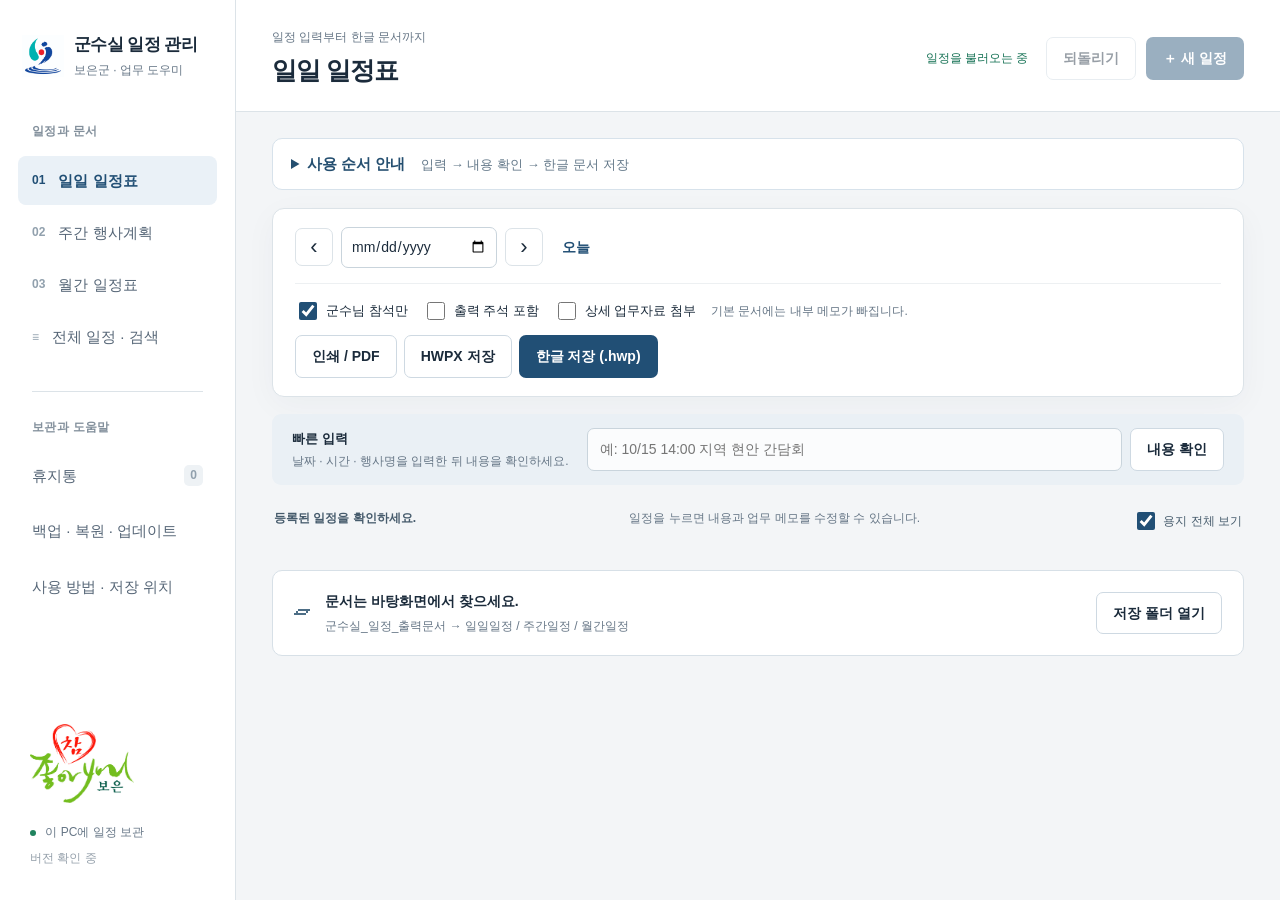
<file: index.html>
<!doctype html>
<html lang="ko">
<head>
  <meta charset="utf-8">
  <meta name="viewport" content="width=device-width, initial-scale=1">
  <meta http-equiv="Content-Security-Policy" content="default-src 'self'; script-src 'self' 'unsafe-eval'; style-src 'self' 'unsafe-inline'; img-src 'self' data:; connect-src 'self'; object-src 'none'; base-uri 'none'; form-action 'none'; frame-src 'none'">
  <title>군수실 일정 관리</title>
  <link rel="icon" href="assets/branding/boeun-symbol.jpg" type="image/jpeg">
  <link rel="stylesheet" href="style.css"><link rel="stylesheet" href="document.css">
</head>
<body>
  <div class="app-shell">
    <aside class="sidebar no-print">
      <div class="brand"><img class="brand-mark" src="assets/branding/boeun-symbol.jpg" width="42" height="42" alt="보은군 심벌마크"><div><strong>군수실 일정 관리</strong><span id="orgLabel">보은군 · 업무 도우미</span></div></div>
      <div class="nav-caption">일정과 문서</div>
      <nav id="viewNav" aria-label="일정 양식">
        <button class="nav-item active" data-view="daily"><span aria-hidden="true">01</span> 일일 일정표</button>
        <button class="nav-item" data-view="weekly"><span aria-hidden="true">02</span> 주간 행사계획</button>
        <button class="nav-item" data-view="monthly"><span aria-hidden="true">03</span> 월간 일정표</button>
        <button class="nav-item" data-view="list"><span aria-hidden="true">≡</span> 전체 일정 · 검색</button>
      </nav>
      <div class="sidebar-divider"></div>
      <div class="nav-caption">보관과 도움말</div>
      <button class="nav-item" id="trashBtn">휴지통 <span class="count" id="trashCount">0</span></button>
      <button class="nav-item" id="toolsBtn">백업 · 복원 · 업데이트</button>
      <button class="nav-item" id="helpBtn">사용 방법 · 저장 위치</button>
      <div class="sidebar-bottom"><img class="brand-signature" src="assets/branding/boeun-brand-slogan.jpg" width="104" height="79" alt="참 좋아 you 보은"><div><span class="live-dot"></span> 이 PC에 일정 보관</div><span id="versionLabel">버전 확인 중</span></div>
    </aside>
    <div class="workspace">
      <header class="topbar no-print">
        <div><div class="eyebrow">일정 입력부터 한글 문서까지</div><h1 id="viewTitle">일일 일정표</h1></div>
        <div class="top-actions"><span id="saveStatus" role="status" aria-live="polite">일정을 불러오는 중</span><button class="button secondary" id="undoBtn" disabled title="최근 변경 되돌리기 (Ctrl+Z)">되돌리기</button><button class="button primary" id="newBtn" disabled>＋ 새 일정</button></div>
      </header>
      <div id="updateBanner" class="notice no-print" role="status" hidden><span id="updateStatus"></span> <button id="updateNowBtn" class="button secondary">업데이트 후 다시 시작</button></div>
      <div id="notice" class="notice no-print" role="status" hidden></div>
      <main class="content">
        <details id="usageGuide" class="usage-guide no-print">
          <summary><strong>사용 순서 안내</strong><span>입력 → 내용 확인 → 한글 문서 저장</span></summary>
          <div class="guide-body">
            <ol class="guide-steps">
              <li><strong><span>1</span> 일정을 입력합니다.</strong><p>＋ 새 일정에서 날짜·시간·행사명을 적고 <b>저장하기</b>를 누릅니다.</p></li>
              <li><strong><span>2</span> 미리보기를 확인합니다.</strong><p>일일·주간·월간과 날짜를 고른 뒤 시간·장소·주석 포함 여부를 확인합니다.</p></li>
              <li><strong><span>3</span> 한글 문서를 만듭니다.</strong><p><b>한글 저장 (.hwp)</b>을 누릅니다. 바탕화면 출력 폴더에 새 파일이 생깁니다.</p></li>
            </ol>
            <p id="guideTip" class="guide-tip" role="status">첫 일정을 입력하면 일정표가 자동으로 만들어집니다.</p>
            <div class="guide-actions"><button class="button primary" id="guideNewBtn" disabled>새 일정 입력하기</button><button class="button secondary" id="guideHelpBtn">사용 방법 · 저장 위치</button><span>위 제목을 누르면 안내를 접거나 펼칠 수 있습니다.</span></div>
          </div>
        </details>
        <section class="control-card no-print" aria-label="일정 선택과 출력">
          <div class="control-row">
            <div class="date-controls"><button class="icon-button" id="prevBtn" aria-label="이전 기간">‹</button><input id="selectedDate" type="date" aria-label="기준 날짜"><button class="icon-button" id="nextBtn" aria-label="다음 기간">›</button><button class="button quiet" id="todayBtn">오늘</button><strong id="periodLabel"></strong></div>
            <button class="button quiet" id="copyBtn" hidden>지난주 일정 가져오기</button>
          </div>
          <div class="control-row export-row">
            <div class="filter-options"><label id="gunsuFilter"><input id="gunsuOnly" type="checkbox" checked> 군수님 참석만</label><label id="weekendFilter" hidden><input id="weekendPair" type="checkbox" checked> 토·일 한 장에 묶기</label><label><input id="includeAnnotation" type="checkbox"> 출력 주석 포함</label><label><input id="includeNotes" type="checkbox"> 상세 업무자료 첨부</label><span class="subtle" id="noteHint">기본 문서에는 내부 메모가 빠집니다.</span></div>
            <div class="export-actions"><button class="button secondary" id="printBtn">인쇄 / PDF</button><button class="button secondary" id="hwpxBtn">HWPX 저장</button><button class="button primary" id="hwpBtn" title="설치된 한글 프로그램으로 실제 .hwp 문서를 저장합니다">한글 저장 (.hwp)</button></div>
          </div>
        </section>
        <section class="quick-card no-print"><label for="quickInput"><strong>빠른 입력</strong><span>날짜 · 시간 · 행사명을 입력한 뒤 내용을 확인하세요.</span></label><div><input id="quickInput" placeholder="예: 10/15 14:00 지역 현안 간담회" maxlength="700"><button class="button secondary" id="quickBtn">내용 확인</button></div></section>
        <div class="document-info no-print"><span id="documentCount">등록된 일정을 확인하세요.</span><span>일정을 누르면 내용과 업무 메모를 수정할 수 있습니다.</span><label class="preview-fit"><input id="fitPaper" type="checkbox" checked> 용지 전체 보기</label></div>
        <section id="listControls" class="list-controls no-print" hidden><input id="searchInput" placeholder="행사명, 장소, 부서, 메모 검색" aria-label="전체 일정 검색"><select id="listStatus" aria-label="상태 필터"><option value="all">모든 상태</option><option value="confirmed">확정</option><option value="tentative">미확정</option><option value="cancelled">취소</option></select><button class="button secondary" id="csvBtn">목록 저장 (CSV)</button></section>
        <div id="documentHint" class="context-hint no-print" role="status" hidden><p id="documentHintText"></p><div><button id="hintNewBtn" class="button primary">첫 일정 입력하기</button><button id="hintFindBtn" class="button secondary">전체 일정 찾기</button></div></div>
        <div id="documentStage" aria-label="일정표 미리보기" tabindex="0"></div>
        <div id="listPagination" class="pagination no-print" hidden></div>
        <section class="output-card no-print"><div class="folder-icon" aria-hidden="true">▱</div><div><strong>문서는 바탕화면에서 찾으세요.</strong><span id="outputPath">군수실_일정_출력문서 → 일일일정 / 주간일정 / 월간일정</span></div><button class="button secondary" id="folderBtn">저장 폴더 열기</button></section>
        <div id="lastOutput" class="last-output no-print" role="status" hidden><span id="lastOutputText"></span><button class="button quiet" id="lastOutputBtn">저장한 파일 보기</button></div>
      </main>
    </div>
  </div>
  <dialog id="eventDialog" class="event-dialog" aria-labelledby="eventDialogTitle">
    <form id="eventForm">
      <div class="dialog-header"><div><div class="eyebrow">일정 · 참석자 · 준비사항</div><h2 id="eventDialogTitle">새 일정 등록</h2></div><button type="button" class="icon-button" data-close aria-label="등록창 닫기">×</button></div>
      <div class="dialog-body">
        <div id="eventError" class="form-error" role="alert" hidden></div>
        <div class="form-grid three"><label>일자 <span class="required">필수</span><input name="date" type="date" required></label><label>시작 시간 <span class="required">필수</span><input name="time" type="time" required></label><label>종료 시간<input name="endTime" type="time"></label></div>
        <label>행사명 <span class="required">필수</span><input name="title" maxlength="500" required placeholder="예: 지역 현안 간담회"></label>
        <div class="form-grid"><label>장소<input name="place" maxlength="300" list="places" placeholder="예: 군청 소회의실"></label><label>주관 / 관련부서<input name="dept" maxlength="200" list="departments" placeholder="예: 행정운영과"></label></div>
        <div class="form-grid three"><label>참석 구분<select name="attendee"><option value="gunsu">군수님 참석</option><option value="v_gunsu">부군수님 참석</option><option value="general">일반 / 부서 행사</option></select></label><label>중요도<select name="priority"><option value="normal">일반</option><option value="important">중요</option></select></label><label>진행 상태<select name="status"><option value="confirmed">확정</option><option value="tentative">미확정</option><option value="cancelled">취소</option></select></label></div>
        <div class="memo-heading"><h3>출력 주석</h3><span>‘출력 주석 포함’을 선택하면 행사 아래에 표시됩니다. 내부 연락처 등은 아래 업무 메모에 적어 주세요.</span></div>
        <label>일정표에 넣을 안내<textarea name="annotation" maxlength="600" rows="2" placeholder="예: 주민 대표 3명 참석 / 군수님 인사말 3분 / 13:40 사전 점검"></textarea></label>
        <div class="memo-heading"><h3>상세 업무 메모</h3><span>기본 공문서에는 포함되지 않습니다. ‘상세 업무자료 첨부’를 선택하면 별도 참고자료 페이지에 표시됩니다.</span></div>
        <div class="form-grid"><label>참석 예정자 / 주요 내빈<textarea name="participants" maxlength="2000" rows="2" placeholder="예: 주민 대표 3명, 관련 부서장 참석"></textarea></label><label>담당자 / 연락사항<input name="contact" maxlength="300" placeholder="예: 행정운영과 담당자, 내선 1234"></label></div>
        <label>진행 · 준비사항<textarea name="preparation" maxlength="3000" rows="3" placeholder="예: 군수님 인사말 3분, 자료 10부 준비, 13:40 사전 점검"></textarea></label>
        <label>추가 업무 메모<textarea name="notes" maxlength="6000" rows="3" placeholder="예: 행사 전 방문객 안내가 필요합니다. 변경 내용이나 전달사항을 남겨 주세요."></textarea></label>
        <div class="checklist-header"><strong>준비 확인 목록</strong><button type="button" class="button quiet" id="addCheckBtn">＋ 확인 사항</button></div><div id="checklistEditor"></div>
        <div class="subtle">취소된 일정은 보관되며, 일반 일정표와 한글 문서에는 출력되지 않습니다.</div>
      </div>
      <div class="dialog-footer"><button type="button" class="button danger" id="deleteBtn" hidden>휴지통으로 이동</button><span class="spacer"></span><button type="button" class="button secondary" data-close>취소</button><button class="button primary" type="submit" id="saveEventBtn">저장하기</button></div>
    </form>
  </dialog>
  <dialog id="utilityDialog" aria-labelledby="utilityTitle"><div class="dialog-header"><h2 id="utilityTitle"></h2><button class="icon-button" data-close aria-label="창 닫기">×</button></div><div id="utilityBody" class="dialog-body"></div><div class="dialog-footer"><button class="button secondary" data-close>닫기</button></div></dialog>
  <dialog id="confirmDialog" class="confirm-dialog" aria-labelledby="confirmTitle" aria-describedby="confirmMessage"><div class="dialog-header"><h2 id="confirmTitle">확인</h2></div><div class="dialog-body"><p id="confirmMessage"></p></div><div class="dialog-footer"><button class="button secondary" id="confirmNo">취소</button><button class="button primary" id="confirmYes">계속</button></div></dialog>
  <div id="toast" class="toast no-print" role="status" aria-live="polite" hidden></div>
  <input type="file" id="restoreFile" accept=".json,application/json" hidden>
  <datalist id="places"><option>집무실</option><option>군청 소회의실</option><option>군청 대회의실</option><option>문화예술회관</option></datalist>
  <datalist id="departments"><option>행정운영과</option><option>주민행복과</option><option>문화관광과</option><option>보건소</option><option>농업기술센터</option></datalist>
  <script src="schedule-core.js"></script><script src="app.js"></script>
</body>
</html>
</file>
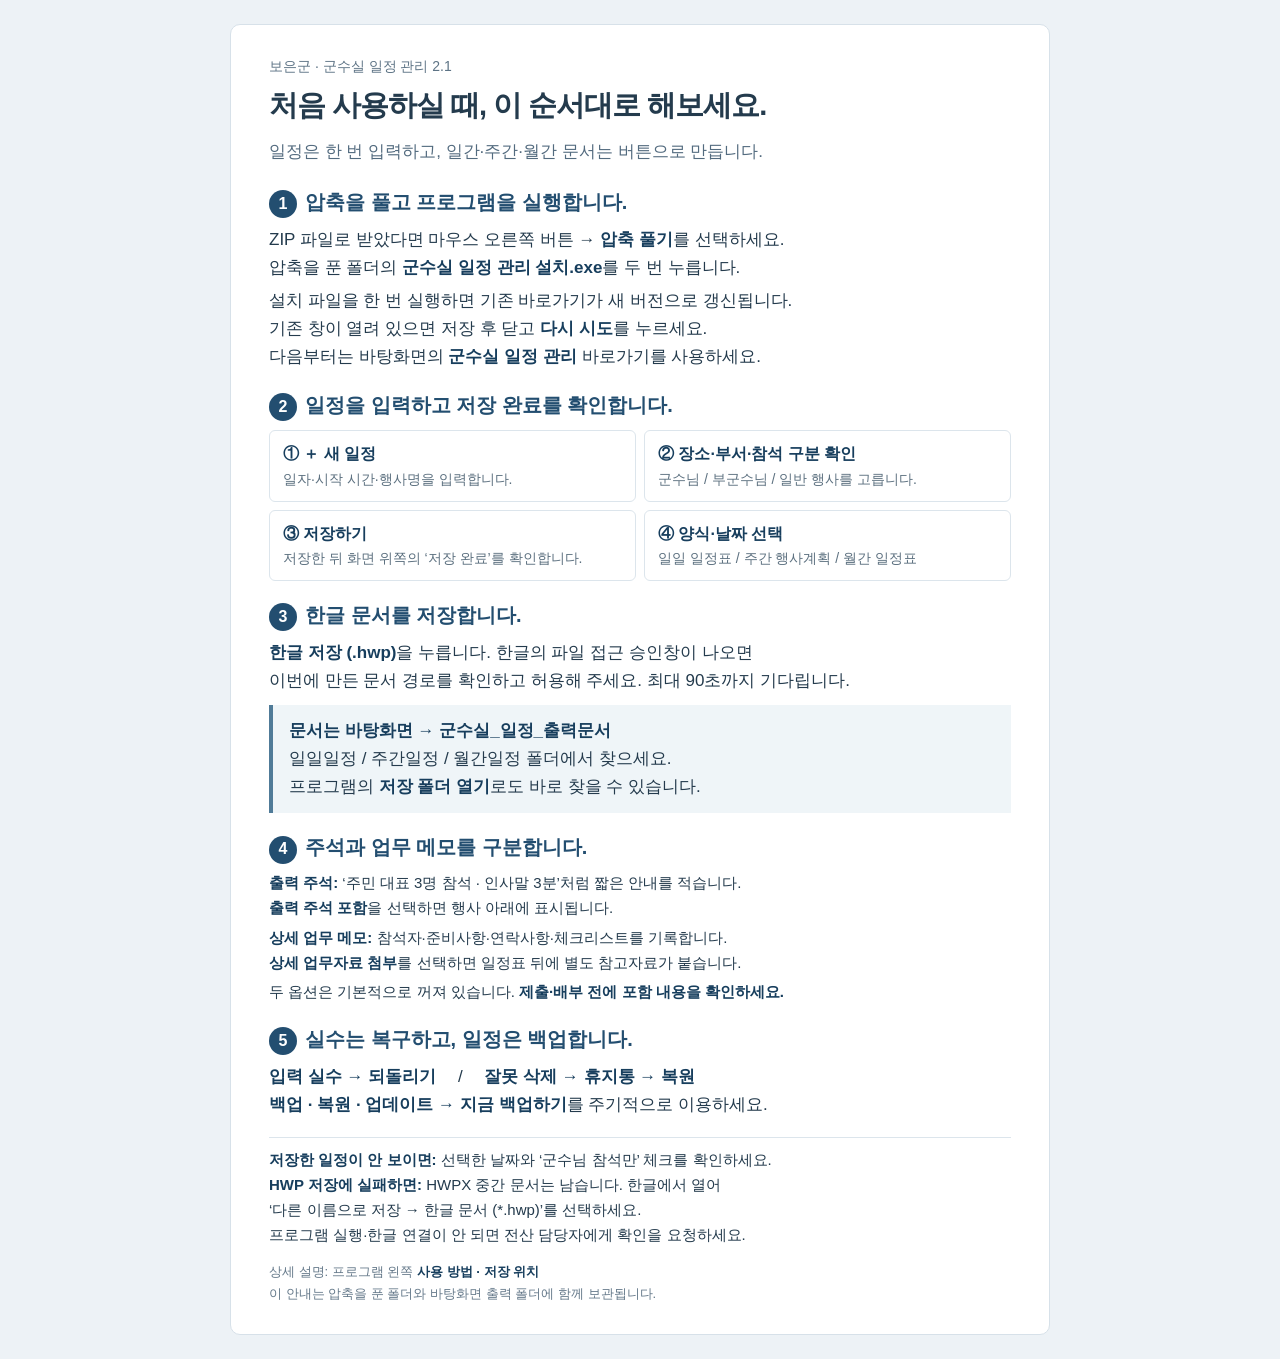
<file: 처음사용_5분안내.html>
<!doctype html>
<html lang="ko">
<head>
  <meta charset="utf-8">
  <meta name="viewport" content="width=device-width,initial-scale=1">
  <title>군수실 일정 관리 — 처음 사용 5분 안내</title>
  <style>
    *{box-sizing:border-box}body{margin:0;background:#edf2f6;color:#243b4d;font-family:"Malgun Gothic","맑은 고딕",sans-serif;line-height:1.65;font-size:17px}
    main{max-width:820px;margin:24px auto;padding:30px 38px;background:#fff;border:1px solid #d7e1e9;border-radius:10px}
    .eyebrow{font-size:14px;color:#5d7385;margin:0 0 4px}h1{font-size:29px;margin:0 0 8px;letter-spacing:-1px}.lead{margin:0 0 20px;color:#536b7f}
    h2{font-size:20px;margin:18px 0 7px;color:#234e70}.number{display:inline-grid;place-items:center;width:28px;height:28px;margin-right:8px;border-radius:50%;background:#234e70;color:#fff;font-size:16px}
    p{margin:5px 0}strong{color:#173e5d}.folder{padding:12px 16px;margin:10px 0;background:#eff5f8;border-left:4px solid #507b98}
    .steps{display:grid;grid-template-columns:1fr 1fr;gap:8px;margin:8px 0}.steps div{padding:10px 13px;border:1px solid #dce5ec;border-radius:6px;font-size:16px}
    .steps small{display:block;font-size:14px;color:#5d7180}.memo{font-size:15px}.memo p{margin:5px 0}.help{border-top:1px solid #dce5ec;margin-top:18px;padding-top:10px;font-size:15px}
    footer{margin-top:14px;font-size:13px;color:#65798a}a{color:#245c83;text-underline-offset:3px}a:focus-visible{outline:3px solid #548eb7;outline-offset:3px}
    @page{size:A4 portrait;margin:12mm}@media print{body{font-size:11pt;background:white}main{max-width:none;margin:0;padding:0;border:0;border-radius:0}h1{font-size:20pt}h2{font-size:13pt;margin-top:11px}.eyebrow,.lead{font-size:10pt}.steps div{font-size:10.5pt;padding:8px 10px}.steps small{font-size:9pt}.memo,.help{font-size:10pt}footer{font-size:9pt}h2{break-after:avoid}.steps,.folder,.memo,.help{break-inside:avoid}.number,.folder{-webkit-print-color-adjust:exact;print-color-adjust:exact}}
    @media(max-width:650px){main{margin:10px;padding:22px}.steps{grid-template-columns:1fr}h1{font-size:25px}}
  </style>
</head>
<body><main>
  <p class="eyebrow">보은군 · 군수실 일정 관리 2.1</p>
  <h1>처음 사용하실 때, 이 순서대로 해보세요.</h1>
  <p class="lead">일정은 한 번 입력하고, 일간·주간·월간 문서는 버튼으로 만듭니다.</p>

  <h2><span class="number">1</span>압축을 풀고 프로그램을 실행합니다.</h2>
  <p>ZIP 파일로 받았다면 마우스 오른쪽 버튼 → <strong>압축 풀기</strong>를 선택하세요.<br>압축을 푼 폴더의 <strong>군수실 일정 관리 설치.exe</strong>를 두 번 누릅니다.</p>
  <p>설치 파일을 한 번 실행하면 기존 바로가기가 새 버전으로 갱신됩니다.<br>기존 창이 열려 있으면 저장 후 닫고 <strong>다시 시도</strong>를 누르세요.<br>다음부터는 바탕화면의 <strong>군수실 일정 관리</strong> 바로가기를 사용하세요.</p>

  <h2><span class="number">2</span>일정을 입력하고 저장 완료를 확인합니다.</h2>
  <div class="steps">
    <div><strong>① ＋ 새 일정</strong><small>일자·시작 시간·행사명을 입력합니다.</small></div>
    <div><strong>② 장소·부서·참석 구분 확인</strong><small>군수님 / 부군수님 / 일반 행사를 고릅니다.</small></div>
    <div><strong>③ 저장하기</strong><small>저장한 뒤 화면 위쪽의 ‘저장 완료’를 확인합니다.</small></div>
    <div><strong>④ 양식·날짜 선택</strong><small>일일 일정표 / 주간 행사계획 / 월간 일정표</small></div>
  </div>

  <h2><span class="number">3</span>한글 문서를 저장합니다.</h2>
  <p><strong>한글 저장 (.hwp)</strong>을 누릅니다. 한글의 파일 접근 승인창이 나오면<br>이번에 만든 문서 경로를 확인하고 허용해 주세요. 최대 90초까지 기다립니다.</p>
  <div class="folder"><strong>문서는 바탕화면 → 군수실_일정_출력문서</strong><br>일일일정 / 주간일정 / 월간일정 폴더에서 찾으세요.<br>프로그램의 <strong>저장 폴더 열기</strong>로도 바로 찾을 수 있습니다.</div>

  <h2><span class="number">4</span>주석과 업무 메모를 구분합니다.</h2>
  <div class="memo">
    <p><strong>출력 주석:</strong> ‘주민 대표 3명 참석 · 인사말 3분’처럼 짧은 안내를 적습니다.<br><strong>출력 주석 포함</strong>을 선택하면 행사 아래에 표시됩니다.</p>
    <p><strong>상세 업무 메모:</strong> 참석자·준비사항·연락사항·체크리스트를 기록합니다.<br><strong>상세 업무자료 첨부</strong>를 선택하면 일정표 뒤에 별도 참고자료가 붙습니다.</p>
    <p>두 옵션은 기본적으로 꺼져 있습니다. <strong>제출·배부 전에 포함 내용을 확인하세요.</strong></p>
  </div>

  <h2><span class="number">5</span>실수는 복구하고, 일정은 백업합니다.</h2>
  <p><strong>입력 실수 → 되돌리기</strong>　 /　 <strong>잘못 삭제 → 휴지통 → 복원</strong><br><strong>백업 · 복원 · 업데이트 → 지금 백업하기</strong>를 주기적으로 이용하세요.</p>
  <div class="help"><strong>저장한 일정이 안 보이면:</strong> 선택한 날짜와 ‘군수님 참석만’ 체크를 확인하세요.<br><strong>HWP 저장에 실패하면:</strong> HWPX 중간 문서는 남습니다. 한글에서 열어<br>‘다른 이름으로 저장 → 한글 문서 (*.hwp)’를 선택하세요.<br>프로그램 실행·한글 연결이 안 되면 전산 담당자에게 확인을 요청하세요.</div>
  <footer>상세 설명: 프로그램 왼쪽 <strong>사용 방법 · 저장 위치</strong><br>이 안내는 압축을 푼 폴더와 바탕화면 출력 폴더에 함께 보관됩니다.</footer>
</main></body>
</html>
</file>
<file: style.css>
:root{--ink:#1b2b3b;--muted:#667686;--blue:#214f75;--blue-dark:#183d5b;--green:#167255;--line:#dce3e8;--bg:#f3f5f7;--paper:#fff;--shadow:0 8px 32px #19344a0a;--radius:12px;--size:16px}
*{box-sizing:border-box}body{margin:0;font-family:"Malgun Gothic","맑은 고딕","Segoe UI",sans-serif;font-size:var(--size);color:var(--ink);background:var(--bg);line-height:1.55}button,input,select,textarea{font:inherit}button{cursor:pointer}button:disabled{cursor:default;opacity:.45}input,select,textarea{border:1px solid #c9d4dc;border-radius:7px;background:white;color:var(--ink);padding:10px 12px;min-width:0}input:focus,select:focus,textarea:focus{outline:3px solid #d6e8f5;border-color:var(--blue)}input[type=checkbox]{accent-color:var(--blue);width:18px;height:18px;vertical-align:middle}textarea{resize:vertical}button:focus-visible,a:focus-visible{outline:3px solid #75b2db;outline-offset:3px}[hidden]{display:none!important}
.app-shell{display:flex;min-height:100vh}.sidebar{width:236px;flex-shrink:0;background:#fff;border-right:1px solid var(--line);padding:32px 18px;position:sticky;top:0;height:100vh;display:flex;flex-direction:column}.brand{display:flex;gap:10px;align-items:center;margin:0 4px 42px}.brand-mark{display:grid;place-items:center;background:var(--blue);color:white;font-size:20px;font-weight:700;width:42px;height:42px;border-radius:12px}.brand strong{font-size:17px;letter-spacing:-.6px}.brand div>span{display:block;font-size:12px;color:var(--muted);margin-top:3px}.nav-caption{font-size:12px;font-weight:700;color:#83909c;padding:0 14px;margin-bottom:12px;letter-spacing:.3px}.nav-item{display:flex;gap:13px;align-items:center;background:none;border:0;border-radius:8px;width:100%;text-align:left;padding:13px 14px;color:#566677;font-size:15px;margin:3px 0;white-space:nowrap}.nav-item>span:first-child{font-size:12px;font-weight:700;color:#91a0ad}.nav-item.active{background:#eaf1f7;color:var(--blue);font-weight:700}.nav-item.active>span{color:var(--blue)}.nav-item:hover{background:#f1f5f8}.sidebar-divider{height:1px;background:var(--line);margin:26px 14px}.sidebar-bottom{margin-top:auto;padding:24px 12px 0;font-size:12px;color:var(--muted)}.sidebar-bottom>span:last-child{display:block;margin-top:8px;color:#95a0ab}.live-dot{display:inline-block;width:6px;height:6px;background:#20835e;border-radius:50%;margin-right:6px}.count{margin-left:auto!important;padding:1px 6px;background:#eef2f5;border-radius:5px;font-size:12px}.workspace{min-width:0;flex:1}.topbar{display:flex;align-items:center;justify-content:space-between;padding:28px 36px 22px;background:#fff;border-bottom:1px solid var(--line);gap:18px}.eyebrow{font-size:12px;color:var(--muted);margin-bottom:4px}.topbar h1{font-size:25px;letter-spacing:-1px;margin:0}.top-actions{display:flex;align-items:center;gap:10px}#saveStatus{font-size:12px;color:var(--green);margin-right:8px;max-width:190px}.button{border:1px solid transparent;border-radius:7px;padding:9px 16px;white-space:nowrap;font-size:14px;font-weight:700;line-height:1.6;transition:background .15s}.primary{background:var(--blue);color:white}.primary:hover{background:var(--blue-dark)}.secondary{background:#fff;border-color:#ced9e2;color:var(--ink)}.secondary:hover{background:#f4f7fa}.quiet{background:transparent;color:var(--blue);padding:7px 10px}.quiet:hover{background:#eaf1f7}.danger{background:#fff4f2;color:#a3322d;border-color:#eed2cd}.icon-button{width:38px;height:38px;border:1px solid var(--line);background:#fff;color:var(--ink);border-radius:7px;font-size:22px;line-height:1}.content{padding:26px 36px 40px;max-width:1500px;margin:auto}.control-card{background:white;border:1px solid var(--line);border-radius:var(--radius);padding:18px 22px;box-shadow:var(--shadow)}.control-row{display:flex;justify-content:space-between;align-items:center;gap:12px;flex-wrap:wrap}.date-controls{display:flex;align-items:center;gap:8px}.date-controls input{padding:8px 9px;width:156px;font-size:14px}.date-controls strong{font-size:14px;color:#40596c;margin-left:12px}.export-row{margin-top:15px;padding-top:15px;border-top:1px solid #edf0f2}.filter-options{display:flex;align-items:center;gap:15px;flex-wrap:wrap;font-size:13px}.filter-options label{display:flex;gap:6px;align-items:center;white-space:nowrap}.subtle{font-size:12px;color:var(--muted)}.export-actions{display:flex;gap:7px}.quick-card{margin:17px 0;background:#eaf0f5;border-radius:9px;padding:14px 20px;display:flex;align-items:center;gap:18px}.quick-card label{display:flex;flex-direction:column;gap:3px;font-size:13px}.quick-card label span{font-size:12px;color:var(--muted)}.quick-card>div{display:flex;gap:8px;flex:1}.quick-card input{width:100%;font-size:14px;background:#ffffffcf}.document-info{display:flex;justify-content:space-between;color:var(--muted);font-size:12px;padding:7px 2px 13px;gap:12px}.document-info>span:first-child{color:#465b6c;font-weight:700}.paper{width:210mm;max-width:100%;padding:12mm;background:white;margin:0 auto 24px;box-shadow:0 4px 24px #20354c12;border:1px solid #e3e8ed;min-height:297mm}.paper.landscape{width:297mm;min-height:210mm}.paper-header{position:relative;border-bottom:2px solid #253e51;padding:5px 0 15px;text-align:center;margin-bottom:14px}.paper-header .institution{text-align:left;font-size:11px;color:#536577;letter-spacing:1px}.paper-header h2{font-size:25px;letter-spacing:3px;color:#132b3c;margin:12px 0 5px}.paper-header p{font-size:13px;margin:0;color:#445563}.paper-date{font-size:10px;text-align:right;color:#6d7780;margin:10px 0}.document-table{width:100%;border-collapse:collapse;table-layout:fixed;font-size:12px;color:#172b3b}.document-table th,.document-table td{border:1px solid #798793;padding:8px 6px;vertical-align:top;overflow-wrap:anywhere;white-space:pre-wrap}.document-table th{background:#f2f5f6;font-size:12px;font-weight:700;vertical-align:middle}.document-table th:nth-child(1){width:11%}.document-table th:nth-child(2){width:10%}.document-table th:nth-child(3){width:48%}.document-table th:nth-child(4){width:17%}.document-table th:nth-child(5){width:14%}.event-link{font:inherit;color:inherit;background:none;border:0;text-align:left;padding:0;line-height:1.6;width:100%;white-space:pre-wrap;overflow-wrap:anywhere}.event-link:hover{text-decoration:underline}.gunsu{color:#087b39}.v_gunsu{color:#164faa}.important{color:#ae2924}.memo-marker{font-size:10px;color:#7c8892;display:block;margin-top:4px}.paper-footer{display:flex;justify-content:space-between;font-size:10px;color:#7c8892;margin-top:18px;padding-top:10px;border-top:1px solid #d7dfe5}.empty-row{text-align:center!important;padding:36px!important;color:#8895a0}.calendar{width:100%;border-collapse:collapse;table-layout:fixed;font-size:11px}.calendar th,.calendar td{border:1px solid #8b98a2;padding:7px;vertical-align:top;overflow-wrap:anywhere}.calendar th{background:#f1f4f6;font-weight:700}.calendar th.weekend,.calendar-day.weekend{color:#a73430}.calendar td{height:25mm}.calendar-day{font-weight:700;border-bottom:1px solid #e4e9ec;padding-bottom:5px;margin-bottom:5px}.outside-month{background:#f7f8fa;color:#9ba3aa}.calendar .event-link{font-size:11px;margin-bottom:7px}.calendar .event-time{font-weight:700;margin-right:4px}.list-card{background:#fff;border:1px solid var(--line);border-radius:12px;overflow:auto}.list-table{width:100%;border-collapse:collapse;font-size:14px;min-width:680px}.list-table th{text-align:left;background:#edf2f6;font-size:12px;color:#5a6e7e;padding:13px}.list-table td{padding:15px 13px;border-bottom:1px solid #edf1f4}.badge{display:inline-block;font-size:11px;padding:3px 8px;border-radius:5px;background:#edf3f8;color:#456378;white-space:nowrap}.badge.tentative{background:#fff4db;color:#886517}.badge.cancelled{background:#f0f1f2;color:#7d8790}.list-controls{display:flex;gap:10px;margin:0 0 16px}.list-controls input{flex:1}.pagination{display:flex;justify-content:center;align-items:center;gap:18px;margin:20px}.output-card{display:flex;align-items:center;gap:15px;border:1px solid #d7e0e7;background:#fff;border-radius:10px;padding:17px 21px;margin-top:24px}.folder-icon{font-size:32px;color:#4d6e86}.output-card>div:nth-child(2){flex:1;min-width:0}.output-card strong{display:block;font-size:14px}.output-card span{display:block;font-size:12px;color:var(--muted);overflow-wrap:anywhere;margin-top:4px}.notice{padding:14px 36px;background:#fff6e2;color:#775518;font-size:14px}.last-output{display:flex;gap:14px;align-items:center;justify-content:space-between;font-size:13px;margin-top:10px;overflow-wrap:anywhere}.last-output>span{min-width:0}.toast{position:fixed;bottom:26px;left:50%;transform:translateX(-50%);background:#203e54;color:#fff;border-radius:9px;padding:14px 24px;box-shadow:0 8px 24px #15283733;z-index:20;font-size:14px;max-width:80vw}
dialog{border:1px solid #d0dce5;border-radius:14px;padding:0;color:var(--ink);width:650px;max-width:calc(100vw - 32px);max-height:90vh;box-shadow:0 30px 90px #152d4c33}dialog::backdrop{background:#14283870;backdrop-filter:blur(2px)}.event-dialog{width:760px}.dialog-header{display:flex;align-items:center;justify-content:space-between;padding:20px 25px;border-bottom:1px solid var(--line);gap:16px}.dialog-header h2{font-size:21px;margin:0;letter-spacing:-.5px}.dialog-body{padding:22px 25px;overflow:auto;max-height:67vh;display:flex;flex-direction:column;gap:16px}.dialog-body label{display:flex;flex-direction:column;gap:7px;font-size:13px;font-weight:700}.dialog-body label.checkbox-label{flex-direction:row;align-items:center}.dialog-body input,.dialog-body textarea,.dialog-body select{font-size:15px;font-weight:400;width:100%}.dialog-body input[type=checkbox]{width:18px}.required{font-size:10px;color:var(--blue);font-weight:400}.form-grid{display:grid;grid-template-columns:1fr 1fr;gap:15px}.form-grid.three{grid-template-columns:1fr 1fr 1fr}.dialog-footer{display:flex;gap:10px;padding:17px 25px;border-top:1px solid var(--line);background:#f8fafb;align-items:center}.spacer{flex:1}.memo-heading{border-top:1px solid var(--line);padding-top:17px;margin-top:3px}.memo-heading h3{font-size:16px;margin:0 0 3px}.memo-heading span{font-size:12px;color:var(--muted)}.checklist-header{display:flex;align-items:center;justify-content:space-between;font-size:13px}.check-row{display:flex;align-items:center;gap:8px;margin:7px 0}.check-row input[type=checkbox]{width:18px;flex-shrink:0}.check-row input[type=text]{flex:1}.check-row .icon-button{flex-shrink:0;font-size:18px}.form-error{background:#fff0ed;color:#a4332b;padding:11px;border-radius:6px;font-size:13px}.confirm-dialog{width:460px}#confirmMessage{overflow-wrap:anywhere;white-space:pre-wrap;margin:0;font-size:15px}.utility-section{padding:15px;background:#f3f6f8;border-radius:8px}.utility-section h3{font-size:16px;margin:0 0 8px}.utility-section p{font-size:14px;color:#617384;margin:6px 0 12px}.utility-actions{display:flex;gap:8px;flex-wrap:wrap}.path-box{font-size:13px;overflow-wrap:anywhere;padding:10px;background:white;border-radius:5px;margin:8px 0}.trash-row,.copy-row,.backup-row{display:flex;gap:12px;align-items:center;padding:12px 0;border-bottom:1px solid var(--line)}.trash-row>div,.backup-row>div{flex:1}.trash-row strong,.backup-row strong{font-size:14px}.trash-row small,.backup-row small{display:block;color:var(--muted);font-size:12px}.copy-row label{flex-direction:row!important;align-items:center;gap:10px}.copy-row input{width:18px!important}.warning-list{font-size:14px;line-height:1.8;padding-left:20px}.large-text{--size:18px}.large-text .nav-item,.large-text .button{font-size:16px}
#documentStage{overflow-x:auto}.paper.landscape{max-width:none}.calendar td{height:16mm}.large-text .dialog-body label,.large-text .dialog-body input,.large-text .dialog-body textarea,.large-text .dialog-body select,.large-text .utility-section p{font-size:17px}.large-text .path-box,.large-text .checkbox-label,.large-text .quick-label,.large-text .trash-row small,.large-text .backup-row small{font-size:15px}
@media(max-width:1160px){.sidebar{width:204px;padding-left:12px;padding-right:12px}.topbar{padding:22px}.content{padding:22px}.quick-card{flex-direction:column;align-items:stretch;gap:10px}.filter-options .subtle{display:none}.export-row{gap:15px}.top-actions{flex-wrap:wrap;justify-content:flex-end}#saveStatus{width:100%;text-align:right}.brand strong{font-size:15px}}
@media(max-width:960px){.sidebar{width:178px}.brand{gap:7px}.brand-mark{width:32px;height:32px;flex-shrink:0}.brand strong{font-size:13px}.nav-item{padding:12px 8px;font-size:13px}.nav-item span:first-child{display:none}.date-controls{flex-wrap:wrap}.date-controls strong{margin-left:0}.paper{padding:8mm}.output-card{flex-wrap:wrap}.topbar h1{font-size:21px}.top-actions .button{padding:8px 10px;font-size:13px}}
@media print{body{background:white;color:#000}.no-print,dialog,.sidebar,.topbar,.control-card,.quick-card,.document-info,.output-card{display:none!important}.app-shell,.workspace,.content{display:block!important;margin:0!important;padding:0!important;max-width:none!important}.paper,.paper.landscape{border:0;box-shadow:none;width:100%;max-width:none;min-height:0;padding:0;margin:0;break-after:page;page-break-after:always}.paper:last-child{break-after:auto;page-break-after:auto}.paper-header{margin-top:0}.event-link{color:inherit}.document-table tr,.calendar tr{break-inside:avoid;page-break-inside:avoid}.document-table thead,.calendar thead{display:table-header-group}.document-table th,.calendar th{-webkit-print-color-adjust:exact;print-color-adjust:exact}.gunsu{color:#087b39!important}.v_gunsu{color:#164faa!important}.important{color:#ae2924!important}.paper-footer{margin-top:10px}.memo-marker{display:none}.list-card{border:0}.calendar td{height:auto}}

/* Original artwork keeps its white background and source aspect ratio. */
.brand .brand-mark{display:block;object-fit:contain;background:#fff;border-radius:0;flex-shrink:0}
.brand-signature{display:block;width:104px;height:auto;max-width:100%;margin:0 0 20px}
.help-branding{display:flex;align-items:center;justify-content:space-between;gap:24px;background:#fff;padding:8px 12px}
.help-branding .help-symbol{width:52px;height:auto;flex-shrink:0}
.help-branding .help-vision{width:290px;height:auto;max-width:calc(100% - 76px)}
@media(max-height:800px){
  .sidebar{padding-top:20px;padding-bottom:20px;overflow-y:auto}
  .brand{margin-bottom:24px}.sidebar-divider{margin-top:16px;margin-bottom:16px}
  .nav-item{padding-top:10px;padding-bottom:10px}
  .sidebar-bottom{padding-top:12px}.brand-signature{width:72px;margin-bottom:10px}
}
/* Optional guidance stays out of official documents. */
.usage-guide{margin:0 0 18px;background:#fff;border:1px solid #d7e2eb;border-radius:10px}
.usage-guide summary{cursor:pointer;padding:13px 18px;color:#254f70;font-size:15px;list-style-position:inside}
.usage-guide summary strong{margin-right:16px}.usage-guide summary>span{font-size:13px;color:#637889}
.usage-guide summary:focus-visible{outline:3px solid #75b2db;outline-offset:3px;border-radius:8px}
.guide-body{padding:0 18px 17px;border-top:1px solid #edf1f4}
.guide-steps{display:grid;grid-template-columns:repeat(3,minmax(0,1fr));gap:16px;list-style:none;padding:0;margin:17px 0}
.guide-steps strong{display:block;font-size:15px;color:#274d69}.guide-steps strong span{display:inline-grid;place-items:center;width:24px;height:24px;border-radius:50%;background:#e7f0f6;color:#285675;margin-right:3px}
.guide-steps p{font-size:14px;color:#526b7d;line-height:1.7;margin:7px 0 0}.guide-tip{font-size:14px;line-height:1.7;background:#f1f6fa;padding:11px 13px;border-radius:6px;margin:0 0 13px;color:#36586f}
.guide-actions{display:flex;gap:9px;align-items:center;flex-wrap:wrap}.guide-actions>span{font-size:12px;color:#748696}
.context-hint{padding:14px 18px;background:#edf4f9;border:1px solid #d5e3ed;border-radius:8px;margin:4px 0 18px;color:#36566e}
.context-hint p{font-size:15px;line-height:1.7;margin:0 0 10px}.context-hint>div{display:flex;gap:8px;flex-wrap:wrap}
.large-text .guide-steps strong,.large-text .guide-steps p,.large-text .guide-tip,.large-text .context-hint p{font-size:17px}
@media(max-width:850px){.guide-steps{grid-template-columns:1fr;gap:12px}.guide-steps p{margin-left:30px}.usage-guide summary>span{display:block;margin:6px 0 0 20px}}
</file>
<file: document.css>
/* Geometry comes from document_layout.py; this file only presents that plan. */
.plan-paper{width:210mm;max-width:none;min-height:297mm;padding:5mm;overflow:visible;color:#000}
.plan-paper.landscape{width:297mm;min-height:210mm}
.plan-table{border-collapse:collapse;table-layout:fixed;margin:0 auto;color:#000}
.plan-table td{padding:.635mm;white-space:pre-wrap;overflow-wrap:anywhere;line-height:1.2;vertical-align:top}
.plan-table img{display:block;margin:0 auto;object-fit:contain}
.plan-event{display:block;width:100%;border:0;padding:0;background:transparent;color:inherit;font:inherit;line-height:inherit;text-align:inherit;white-space:inherit;overflow-wrap:inherit}
.plan-event:hover{text-decoration:underline;text-decoration-thickness:1px}
.plan-event:focus-visible{outline:2px solid #527fa3;outline-offset:2px}
.plan-paper .paper-footer{margin:2mm auto 0;padding:0;width:100%;font-size:8pt;color:#777;border:0}
.plan-text-segment{display:block}
#documentStage[aria-busy=true]{opacity:.65}
.paper-frame{position:relative;margin:0 auto 24px}
.paper-frame>.plan-paper{position:absolute;left:0;top:0;margin:0;transform-origin:top left}
.preview-fit{display:flex;gap:5px;align-items:center;white-space:nowrap;color:#465b6c}
.document-info{flex-wrap:wrap}
@media print{
  #documentStage{overflow:visible}
  .paper-frame{width:auto!important;height:auto!important;margin:0}
  .paper-frame>.plan-paper{position:static;transform:none!important}
  .plan-paper,.plan-paper.landscape{width:auto;max-width:none;min-height:0;padding:0;margin:0;border:0;box-shadow:none;break-after:page}
  .plan-table{margin:0 auto}
  .plan-table td{-webkit-print-color-adjust:exact;print-color-adjust:exact}
  .plan-table tr{break-inside:avoid;page-break-inside:avoid}
  .plan-paper:last-child{break-after:auto}
  .plan-event:hover{text-decoration:none}
}
</file>
